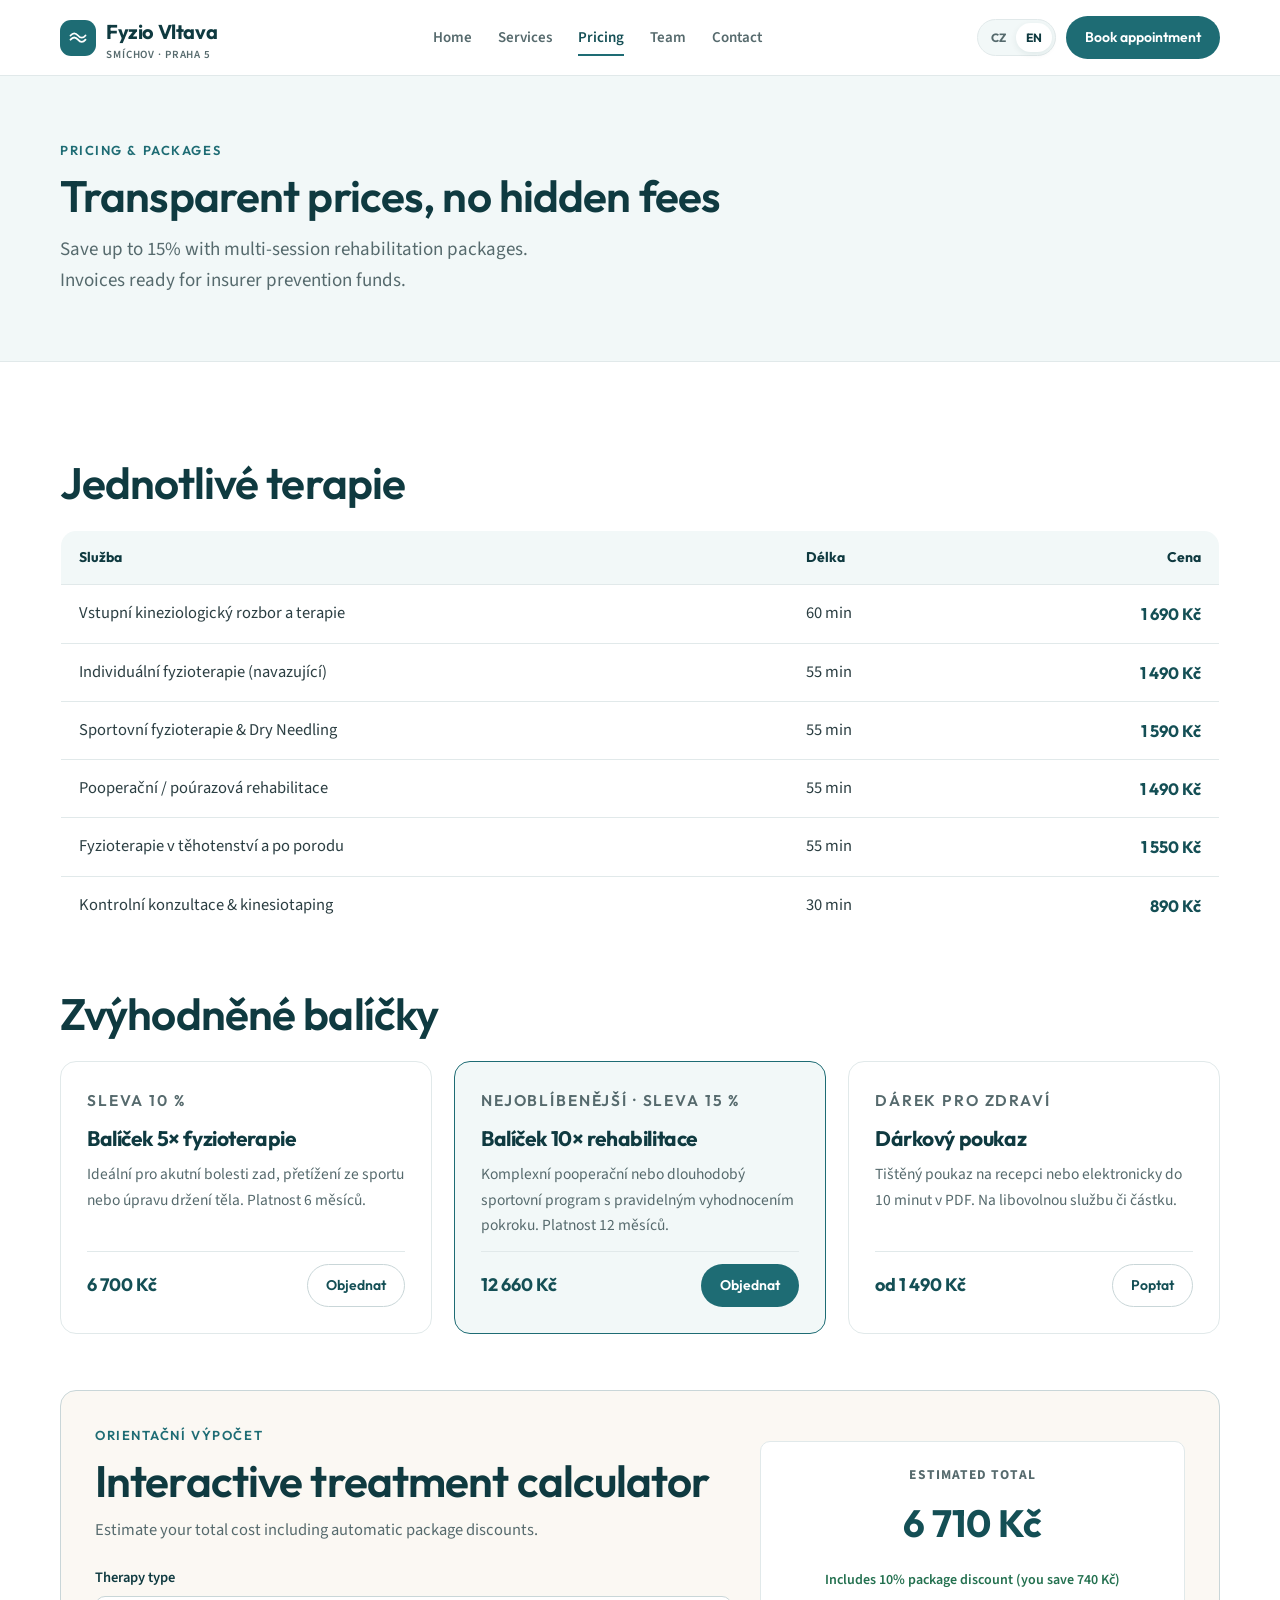
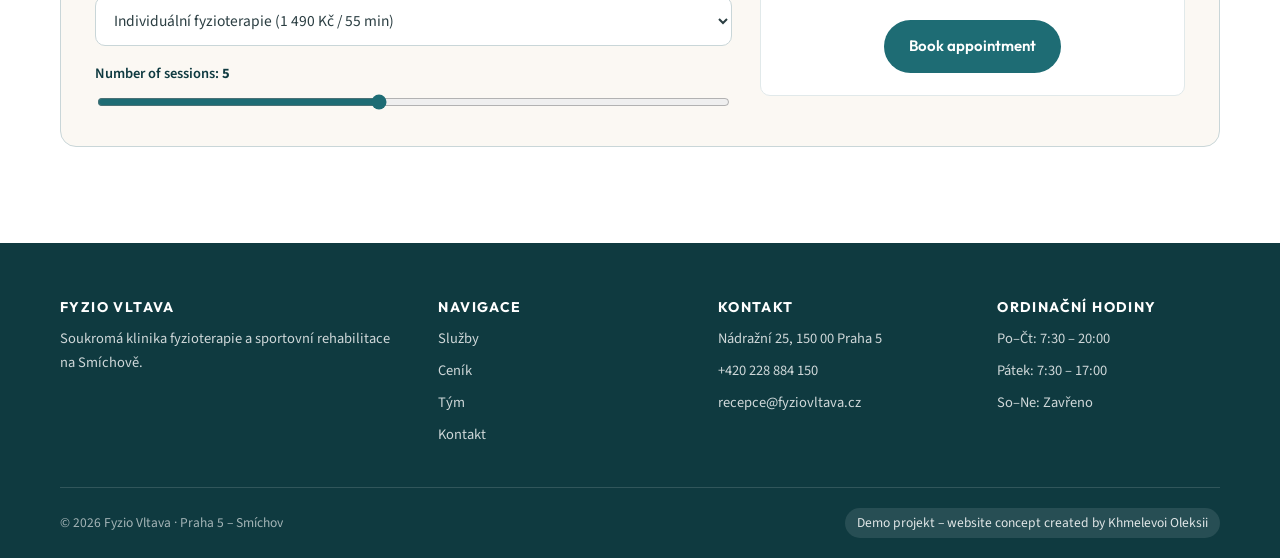
<file: fyzio-vltava/cenik.html>
<!doctype html>
<html lang="cs">
<head>
  <meta charset="utf-8">
  <meta name="viewport" content="width=device-width, initial-scale=1">
  <title>Ceník &amp; Kalkulačka – Fyzio Vltava | Praha 5</title>
  <meta name="description" content="Přehledný ceník fyzioterapie Fyzio Vltava na Smíchově, zvýhodněné balíčky 5 a 10 návštěv a interaktivní kalkulačka ceny terapie.">
  <link rel="icon" href="data:image/svg+xml,%3Csvg xmlns='http://www.w3.org/2000/svg' viewBox='0 0 64 64'%3E%3Crect width='64' height='64' rx='16' fill='%231e6c74'/%3E%3Cpath d='M14 36c6-7 12-7 18 0s12 7 18 0M14 25c6-7 12-7 18 0s12 7 18 0' stroke='%23fff' stroke-width='4' fill='none' stroke-linecap='round'/%3E%3C/svg%3E">
  <link rel="preconnect" href="https://fonts.googleapis.com">
  <link rel="preconnect" href="https://fonts.gstatic.com" crossorigin>
  <link href="https://fonts.googleapis.com/css2?family=Outfit:wght@500;600;700&family=Source+Sans+3:wght@400;600;700&display=swap" rel="stylesheet">
  <link rel="stylesheet" href="assets/css/styles.css">
</head>
<body>
  <a class="skip-link" href="#main">Přeskočit na obsah</a>
  <header class="site-header">
    <div class="container header-inner">
      <a class="brand" href="index.html">
        <span class="brand-mark" aria-hidden="true"><svg width="20" height="20" viewBox="0 0 24 24" fill="none" stroke="currentColor" stroke-width="2.2" stroke-linecap="round"><path d="M3 14c3-3.5 6-3.5 9 0s6 3.5 9 0M3 9c3-3.5 6-3.5 9 0s6 3.5 9 0"/></svg></span>
        <span><span class="brand-name">Fyzio Vltava</span><span class="brand-sub">Smíchov · Praha 5</span></span>
      </a>
      <nav class="nav" id="site-nav" aria-label="Hlavní navigace">
        <ul class="nav-list">
          <li><a href="index.html" data-i18n="nav.home">Úvod</a></li>
          <li><a href="sluzby.html" data-i18n="nav.services">Služby</a></li>
          <li><a href="cenik.html" aria-current="page" data-i18n="nav.pricing">Ceník</a></li>
          <li><a href="tym.html" data-i18n="nav.team">Tým</a></li>
          <li><a href="kontakt.html" data-i18n="nav.contact">Kontakt</a></li>
        </ul>
      </nav>
      <div class="header-actions">
        <div class="lang-switch" role="group" aria-label="Language">
          <button type="button" data-lang="cs" aria-pressed="true">CZ</button>
          <button type="button" data-lang="en" aria-pressed="false">EN</button>
        </div>
        <a class="btn btn-primary btn-sm header-cta" href="kontakt.html" data-i18n="cta.book">Objednat se</a>
        <button class="burger" type="button" aria-controls="site-nav" aria-expanded="false" aria-label="Menu"><span></span><span></span></button>
      </div>
    </div>
  </header>

  <main id="main">
    <section class="page-banner">
      <div class="container">
        <p class="eyebrow" data-i18n="prc.eyebrow">Ceník &amp; Balíčky</p>
        <h1 class="page-title" data-i18n="prc.title">Transparentní ceny bez skrytých doplatků</h1>
        <p class="lead" data-i18n="prc.lead">S výhodnými balíčky ušetříte až 15 %. Vystavujeme doklady pro příspěvky z fondů prevence pojišťoven.</p>
      </div>
    </section>

    <section class="section">
      <div class="container">
        <h2 class="section-title" style="margin-bottom:22px">Jednotlivé terapie</h2>
        <table class="price-table">
          <thead>
            <tr>
              <th>Služba</th>
              <th>Délka</th>
              <th style="text-align:right">Cena</th>
            </tr>
          </thead>
          <tbody>
            <tr><td>Vstupní kineziologický rozbor a terapie</td><td>60 min</td><td>1 690 Kč</td></tr>
            <tr><td>Individuální fyzioterapie (navazující)</td><td>55 min</td><td>1 490 Kč</td></tr>
            <tr><td>Sportovní fyzioterapie &amp; Dry Needling</td><td>55 min</td><td>1 590 Kč</td></tr>
            <tr><td>Pooperační / poúrazová rehabilitace</td><td>55 min</td><td>1 490 Kč</td></tr>
            <tr><td>Fyzioterapie v těhotenství a po porodu</td><td>55 min</td><td>1 550 Kč</td></tr>
            <tr><td>Kontrolní konzultace &amp; kinesiotaping</td><td>30 min</td><td>890 Kč</td></tr>
          </tbody>
        </table>

        <h2 class="section-title" style="margin:54px 0 22px">Zvýhodněné balíčky</h2>
        <div class="grid-3" style="margin-bottom:56px">
          <article class="card">
            <p class="eyebrow">Sleva 10 %</p>
            <h3>Balíček 5× fyzioterapie</h3>
            <p>Ideální pro akutní bolesti zad, přetížení ze sportu nebo úpravu držení těla. Platnost 6 měsíců.</p>
            <div class="meta-row">
              <span class="price-tag">6 700 Kč</span>
              <a class="btn btn-outline btn-sm" href="kontakt.html?sluzba=balicek5">Objednat</a>
            </div>
          </article>
          <article class="card" style="border-color:var(--teal);background:var(--river-50)">
            <p class="eyebrow">Nejoblíbenější · Sleva 15 %</p>
            <h3>Balíček 10× rehabilitace</h3>
            <p>Komplexní pooperační nebo dlouhodobý sportovní program s pravidelným vyhodnocením pokroku. Platnost 12 měsíců.</p>
            <div class="meta-row">
              <span class="price-tag">12 660 Kč</span>
              <a class="btn btn-primary btn-sm" href="kontakt.html?sluzba=balicek10">Objednat</a>
            </div>
          </article>
          <article class="card">
            <p class="eyebrow">Dárek pro zdraví</p>
            <h3>Dárkový poukaz</h3>
            <p>Tištěný poukaz na recepci nebo elektronicky do 10 minut v PDF. Na libovolnou službu či částku.</p>
            <div class="meta-row">
              <span class="price-tag">od 1 490 Kč</span>
              <a class="btn btn-outline btn-sm" href="kontakt.html?sluzba=poukaz">Poptat</a>
            </div>
          </article>
        </div>

        <!-- INTERACTIVE CALCULATOR -->
        <div class="calc-box" id="kalkulacka">
          <div>
            <p class="eyebrow">Orientační výpočet</p>
            <h2 class="section-title" data-i18n="calc.title">Kalkulačka ceny terapie</h2>
            <p style="color:var(--muted);margin:10px 0 22px" data-i18n="calc.lead">Spočítejte si celkovou cenu včetně automatické balíčkové slevy.</p>
            <div class="calc-controls">
              <div class="field">
                <label for="calc-service" data-i18n="calc.service">Typ terapie</label>
                <select id="calc-service">
                  <option value="1490">Individuální fyzioterapie (1 490 Kč / 55 min)</option>
                  <option value="1590">Sportovní fyzioterapie (1 590 Kč / 55 min)</option>
                  <option value="1550">Fyzioterapie v těhotenství / po porodu (1 550 Kč / 55 min)</option>
                  <option value="890">Kontrolní konzultace 30 min (890 Kč)</option>
                </select>
              </div>
              <div class="field">
                <label for="calc-count"><span data-i18n="calc.count">Počet návštěv</span>: <strong id="calc-count-val">5</strong></label>
                <input id="calc-count" type="range" min="1" max="10" value="5" style="accent-color:var(--teal)">
              </div>
            </div>
          </div>
          <div class="calc-result">
            <p style="margin:0;font-size:13.5px;color:var(--muted);text-transform:uppercase;letter-spacing:0.08em;font-weight:700" data-i18n="calc.resultLabel">Odhadovaná cena celkem</p>
            <p class="calc-total" id="calc-total">6 700 Kč</p>
            <p class="calc-save" id="calc-save"></p>
            <a class="btn btn-primary" href="kontakt.html" style="margin-top:14px" data-i18n="cta.book">Objednat se</a>
          </div>
        </div>
      </div>
    </section>
  </main>

  <footer class="site-footer">
    <div class="container footer-grid">
      <div><h3>Fyzio Vltava</h3><p style="margin:0;font-size:14.5px">Soukromá klinika fyzioterapie a sportovní rehabilitace na Smíchově.</p></div>
      <div><h3>Navigace</h3><ul><li><a href="sluzby.html">Služby</a></li><li><a href="cenik.html">Ceník</a></li><li><a href="tym.html">Tým</a></li><li><a href="kontakt.html">Kontakt</a></li></ul></div>
      <div><h3>Kontakt</h3><ul><li>Nádražní 25, 150 00 Praha 5</li><li><a href="tel:+420228884150">+420 228 884 150</a></li><li><a href="mailto:recepce@fyziovltava.cz">recepce@fyziovltava.cz</a></li></ul></div>
      <div><h3>Ordinační hodiny</h3><ul><li>Po–Čt: 7:30 – 20:00</li><li>Pátek: 7:30 – 17:00</li><li>So–Ne: Zavřeno</li></ul></div>
    </div>
    <div class="container footer-bottom">
      <p>© <span id="year">2026</span> Fyzio Vltava · Praha 5 – Smíchov</p>
      <p class="demo-note" data-i18n="footer.demo">Demo projekt – koncept webu vytvořil Khmelevoi Oleksii</p>
    </div>
  </footer>
  <script src="assets/js/main.js" defer></script>
</body>
</html>
</file>
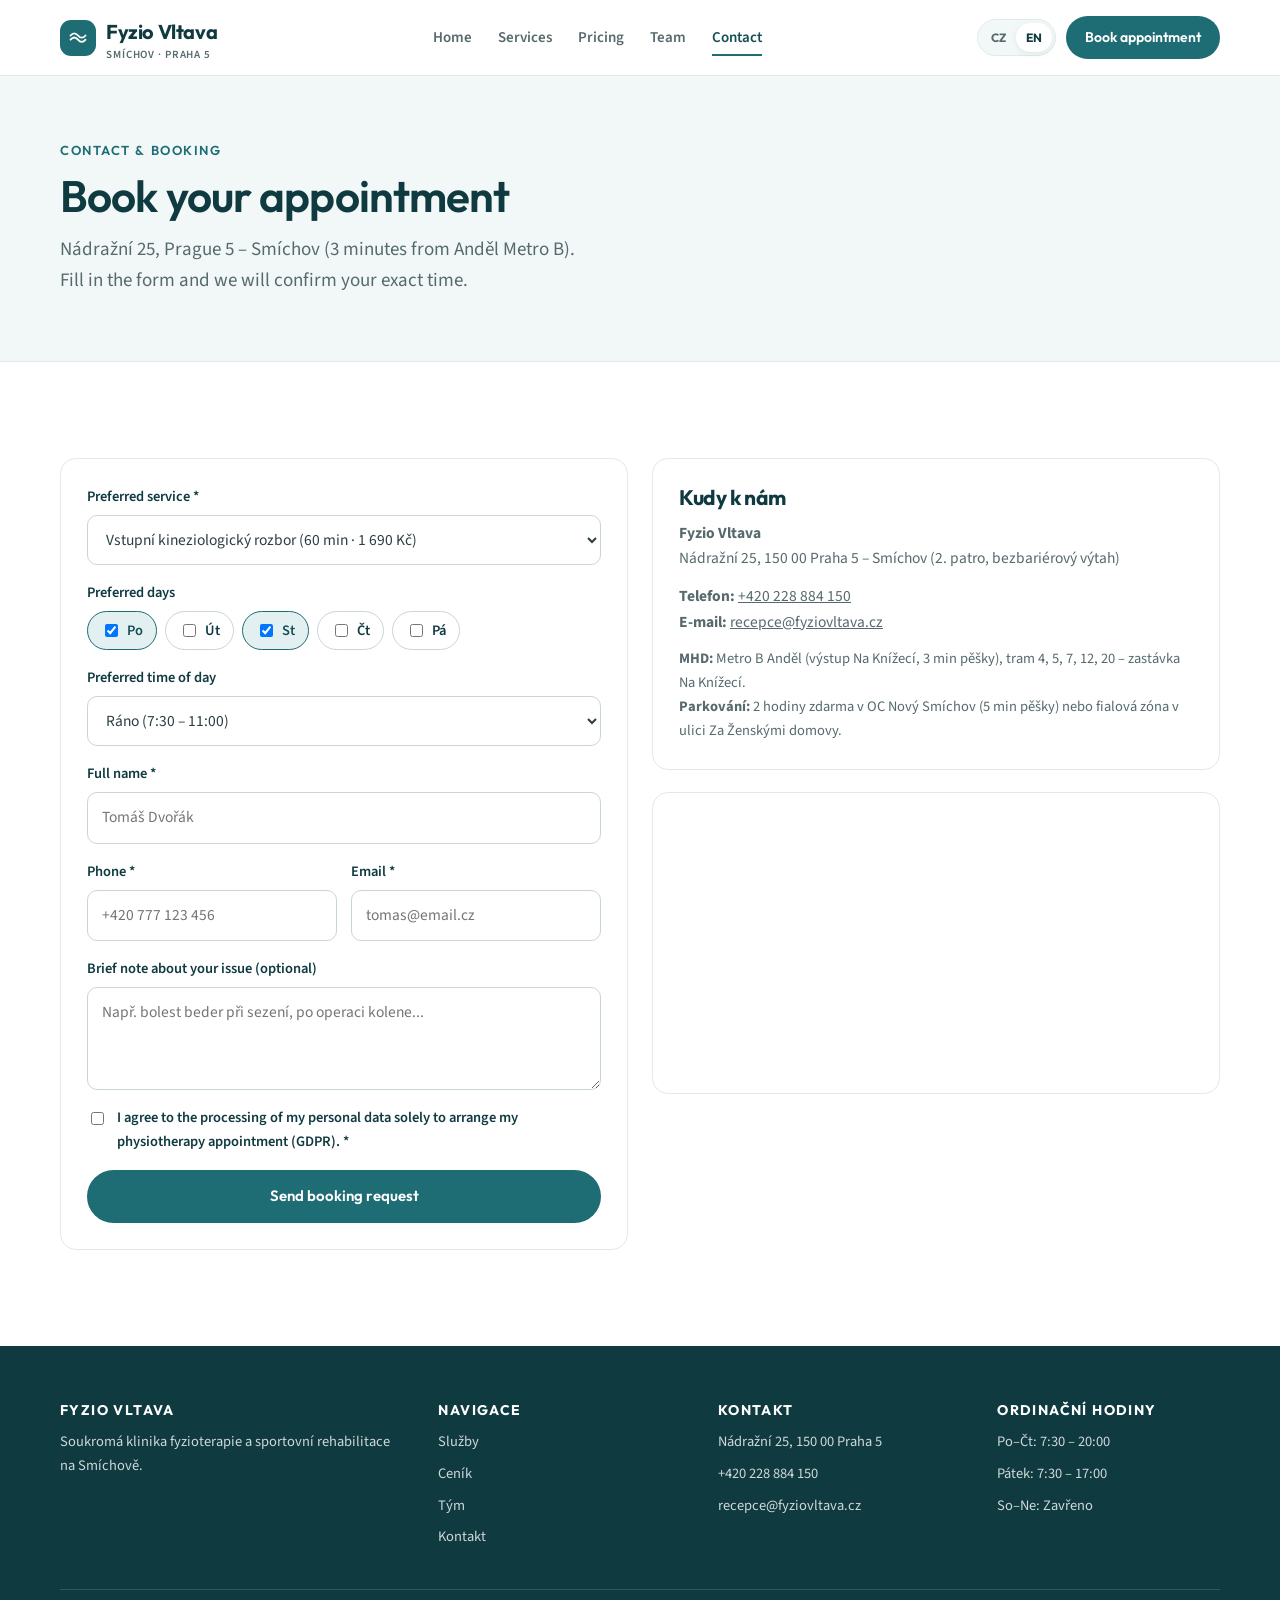
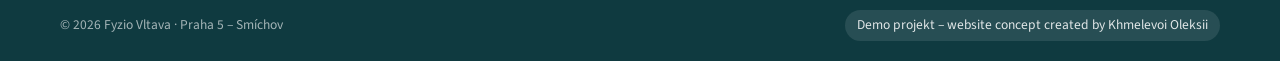
<file: fyzio-vltava/kontakt.html>
<!doctype html>
<html lang="cs">
<head>
  <meta charset="utf-8">
  <meta name="viewport" content="width=device-width, initial-scale=1">
  <title>Kontakt &amp; Objednání – Fyzio Vltava | Nádražní 25, Praha 5</title>
  <meta name="description" content="Objednejte se na fyzioterapii v klinice Fyzio Vltava (Nádražní 25, Praha 5 – Smíchov). Online formulář, mapa, parkování a ordinační hodiny.">
  <link rel="icon" href="data:image/svg+xml,%3Csvg xmlns='http://www.w3.org/2000/svg' viewBox='0 0 64 64'%3E%3Crect width='64' height='64' rx='16' fill='%231e6c74'/%3E%3Cpath d='M14 36c6-7 12-7 18 0s12 7 18 0M14 25c6-7 12-7 18 0s12 7 18 0' stroke='%23fff' stroke-width='4' fill='none' stroke-linecap='round'/%3E%3C/svg%3E">
  <link rel="preconnect" href="https://fonts.googleapis.com">
  <link rel="preconnect" href="https://fonts.gstatic.com" crossorigin>
  <link href="https://fonts.googleapis.com/css2?family=Outfit:wght@500;600;700&family=Source+Sans+3:wght@400;600;700&display=swap" rel="stylesheet">
  <link rel="stylesheet" href="assets/css/styles.css">
</head>
<body>
  <a class="skip-link" href="#main">Přeskočit na obsah</a>
  <header class="site-header">
    <div class="container header-inner">
      <a class="brand" href="index.html">
        <span class="brand-mark" aria-hidden="true"><svg width="20" height="20" viewBox="0 0 24 24" fill="none" stroke="currentColor" stroke-width="2.2" stroke-linecap="round"><path d="M3 14c3-3.5 6-3.5 9 0s6 3.5 9 0M3 9c3-3.5 6-3.5 9 0s6 3.5 9 0"/></svg></span>
        <span><span class="brand-name">Fyzio Vltava</span><span class="brand-sub">Smíchov · Praha 5</span></span>
      </a>
      <nav class="nav" id="site-nav" aria-label="Hlavní navigace">
        <ul class="nav-list">
          <li><a href="index.html" data-i18n="nav.home">Úvod</a></li>
          <li><a href="sluzby.html" data-i18n="nav.services">Služby</a></li>
          <li><a href="cenik.html" data-i18n="nav.pricing">Ceník</a></li>
          <li><a href="tym.html" data-i18n="nav.team">Tým</a></li>
          <li><a href="kontakt.html" aria-current="page" data-i18n="nav.contact">Kontakt</a></li>
        </ul>
      </nav>
      <div class="header-actions">
        <div class="lang-switch" role="group" aria-label="Language">
          <button type="button" data-lang="cs" aria-pressed="true">CZ</button>
          <button type="button" data-lang="en" aria-pressed="false">EN</button>
        </div>
        <a class="btn btn-primary btn-sm header-cta" href="kontakt.html" data-i18n="cta.book">Objednat se</a>
        <button class="burger" type="button" aria-controls="site-nav" aria-expanded="false" aria-label="Menu"><span></span><span></span></button>
      </div>
    </div>
  </header>

  <main id="main">
    <section class="page-banner">
      <div class="container">
        <p class="eyebrow" data-i18n="cnt.eyebrow">Kontakt &amp; Objednání</p>
        <h1 class="page-title" data-i18n="cnt.title">Objednejte si termín návštěvy</h1>
        <p class="lead" data-i18n="cnt.lead">Nádražní 25, Praha 5 – Smíchov (3 minuty od metra B Anděl). Vyplňte krátký formulář a obratem vám potvrdíme přesný čas.</p>
      </div>
    </section>

    <section class="section">
      <div class="container grid-2" style="align-items:start">
        <div class="card">
          <!-- Netlify Forms enabled -->
          <form id="contact-form" name="fyzio-booking" method="POST" data-netlify="true" novalidate style="display:grid;gap:16px">
            <input type="hidden" name="form-name" value="fyzio-booking">
            <div class="field">
              <label for="f-service" data-i18n="form.service">Požadovaná služba *</label>
              <select id="f-service" name="service" required>
                <option value="vstupni">Vstupní kineziologický rozbor (60 min · 1 690 Kč)</option>
                <option value="manualni">Individuální fyzioterapie (55 min · 1 490 Kč)</option>
                <option value="sportovni">Sportovní fyzioterapie (55 min · 1 590 Kč)</option>
                <option value="pooperacni">Pooperační rehabilitace (55 min · 1 490 Kč)</option>
                <option value="tehotenstvi">Fyzioterapie v těhotenství / po porodu (55 min · 1 550 Kč)</option>
                <option value="balicek5">Balíček 5× fyzioterapie (6 700 Kč)</option>
                <option value="balicek10">Balíček 10× rehabilitace (12 660 Kč)</option>
                <option value="poukaz">Dárkový poukaz</option>
              </select>
            </div>

            <div class="field">
              <label data-i18n="form.days">Preferované dny</label>
              <div class="check-group">
                <label class="check-pill"><input type="checkbox" name="days" value="Po" checked> Po</label>
                <label class="check-pill"><input type="checkbox" name="days" value="Ut"> Út</label>
                <label class="check-pill"><input type="checkbox" name="days" value="St" checked> St</label>
                <label class="check-pill"><input type="checkbox" name="days" value="Ct"> Čt</label>
                <label class="check-pill"><input type="checkbox" name="days" value="Pa"> Pá</label>
              </div>
            </div>

            <div class="field">
              <label for="f-time" data-i18n="form.time">Preferovaný čas dne</label>
              <select id="f-time" name="time">
                <option value="morning">Ráno (7:30 – 11:00)</option>
                <option value="midday">Přes den (11:00 – 15:30)</option>
                <option value="evening">Odpoledne / večer (15:30 – 20:00)</option>
                <option value="any">Kdykoliv co nejdříve</option>
              </select>
            </div>

            <div class="field">
              <label for="f-name" data-i18n="form.name">Jméno a příjmení *</label>
              <input id="f-name" name="name" type="text" required autocomplete="name" placeholder="Tomáš Dvořák">
              <span class="err" id="err-name"></span>
            </div>

            <div class="grid-2" style="gap:14px">
              <div class="field">
                <label for="f-phone" data-i18n="form.phone">Telefon *</label>
                <input id="f-phone" name="phone" type="tel" required autocomplete="tel" placeholder="+420 777 123 456">
                <span class="err" id="err-phone"></span>
              </div>
              <div class="field">
                <label for="f-email" data-i18n="form.email">E-mail *</label>
                <input id="f-email" name="email" type="email" required autocomplete="email" placeholder="tomas@email.cz">
                <span class="err" id="err-email"></span>
              </div>
            </div>

            <div class="field">
              <label for="f-note" data-i18n="form.note">Stručně k vašim potížím (nepovinné)</label>
              <textarea id="f-note" name="note" rows="3" placeholder="Např. bolest beder při sezení, po operaci kolene..."></textarea>
            </div>

            <div class="field">
              <label class="gdpr-row">
                <input type="checkbox" id="f-gdpr" name="gdpr" required>
                <span data-i18n="form.gdpr">Souhlasím se zpracováním osobních údajů výhradně za účelem sjednání termínu fyzioterapie (GDPR). *</span>
              </label>
              <span class="err" id="err-gdpr"></span>
            </div>

            <button type="submit" class="btn btn-primary" data-i18n="form.submit">Odeslat poptávku termínu</button>
          </form>

          <div class="success-box" id="form-success" hidden role="status">
            <h3 data-i18n="form.okTitle">Poptávka odeslána — děkujeme!</h3>
            <p data-i18n="form.okText">Ozveme se vám do 2 pracovních hodin telefonicky nebo e-mailem s potvrzením přesného termínu.</p>
          </div>
        </div>

        <div style="display:grid;gap:22px">
          <div class="card">
            <h3>Kudy k nám</h3>
            <p><strong>Fyzio Vltava</strong><br>Nádražní 25, 150 00 Praha 5 – Smíchov (2. patro, bezbariérový výtah)</p>
            <p><strong>Telefon:</strong> <a href="tel:+420228884150">+420 228 884 150</a><br><strong>E-mail:</strong> <a href="mailto:recepce@fyziovltava.cz">recepce@fyziovltava.cz</a></p>
            <p style="font-size:14.5px"><strong>MHD:</strong> Metro B Anděl (výstup Na Knížecí, 3 min pěšky), tram 4, 5, 7, 12, 20 – zastávka Na Knížecí.<br><strong>Parkování:</strong> 2 hodiny zdarma v OC Nový Smíchov (5 min pěšky) nebo fialová zóna v ulici Za Ženskými domovy.</p>
          </div>
          <div class="map-frame">
            <iframe title="Mapa Fyzio Vltava, Nádražní 25, Praha 5" src="https://maps.google.com/maps?q=N%C3%A1dra%C5%BEn%C3%AD%2025%2C%20150%2000%20Praha%205&amp;z=16&amp;output=embed" loading="lazy" referrerpolicy="no-referrer-when-downgrade" allowfullscreen></iframe>
          </div>
        </div>
      </div>
    </section>
  </main>

  <footer class="site-footer">
    <div class="container footer-grid">
      <div><h3>Fyzio Vltava</h3><p style="margin:0;font-size:14.5px">Soukromá klinika fyzioterapie a sportovní rehabilitace na Smíchově.</p></div>
      <div><h3>Navigace</h3><ul><li><a href="sluzby.html">Služby</a></li><li><a href="cenik.html">Ceník</a></li><li><a href="tym.html">Tým</a></li><li><a href="kontakt.html">Kontakt</a></li></ul></div>
      <div><h3>Kontakt</h3><ul><li>Nádražní 25, 150 00 Praha 5</li><li><a href="tel:+420228884150">+420 228 884 150</a></li><li><a href="mailto:recepce@fyziovltava.cz">recepce@fyziovltava.cz</a></li></ul></div>
      <div><h3>Ordinační hodiny</h3><ul><li>Po–Čt: 7:30 – 20:00</li><li>Pátek: 7:30 – 17:00</li><li>So–Ne: Zavřeno</li></ul></div>
    </div>
    <div class="container footer-bottom">
      <p>© <span id="year">2026</span> Fyzio Vltava · Praha 5 – Smíchov</p>
      <p class="demo-note" data-i18n="footer.demo">Demo projekt – koncept webu vytvořil Khmelevoi Oleksii</p>
    </div>
  </footer>
  <script src="assets/js/main.js" defer></script>
</body>
</html>
</file>
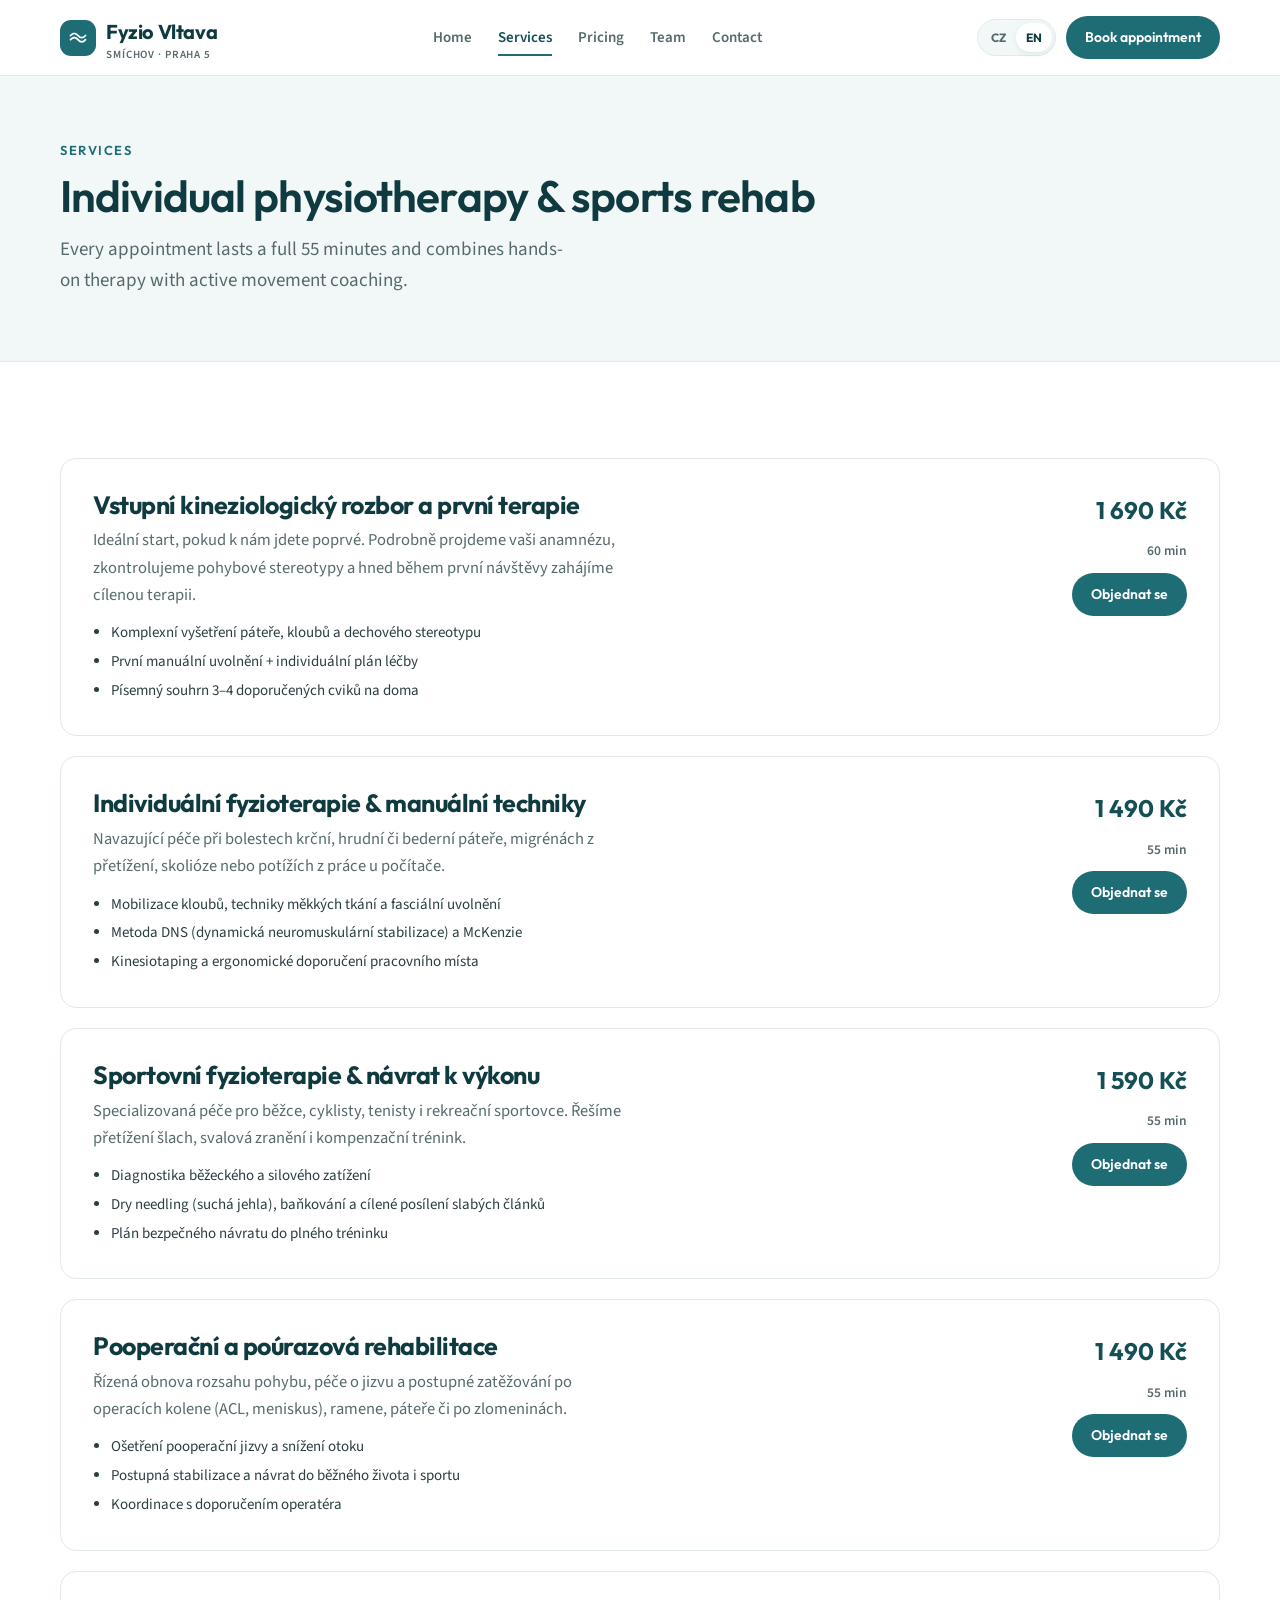
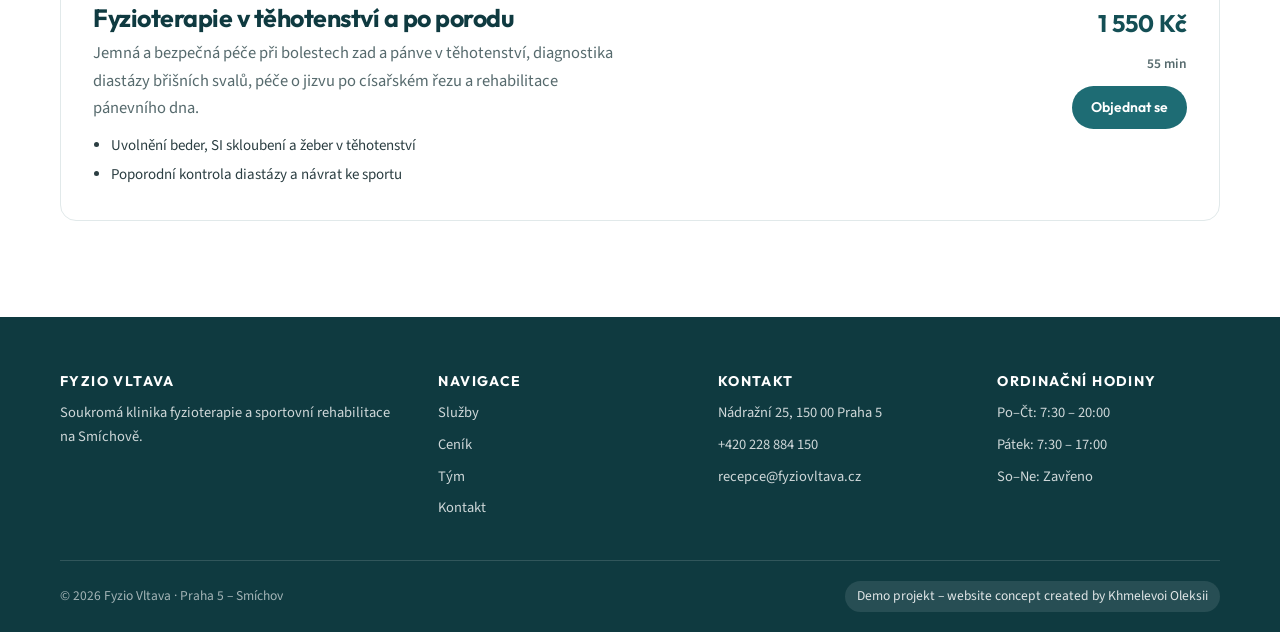
<file: fyzio-vltava/sluzby.html>
<!doctype html>
<html lang="cs">
<head>
  <meta charset="utf-8">
  <meta name="viewport" content="width=device-width, initial-scale=1">
  <title>Služby – Fyzio Vltava | Fyzioterapie Praha 5</title>
  <meta name="description" content="Kompletní přehled fyzioterapeutických služeb Fyzio Vltava: vstupní diagnostika, manuální terapie, sportovní rehabilitace, pooperační péče a gynekologická fyzioterapie.">
  <link rel="icon" href="data:image/svg+xml,%3Csvg xmlns='http://www.w3.org/2000/svg' viewBox='0 0 64 64'%3E%3Crect width='64' height='64' rx='16' fill='%231e6c74'/%3E%3Cpath d='M14 36c6-7 12-7 18 0s12 7 18 0M14 25c6-7 12-7 18 0s12 7 18 0' stroke='%23fff' stroke-width='4' fill='none' stroke-linecap='round'/%3E%3C/svg%3E">
  <link rel="preconnect" href="https://fonts.googleapis.com">
  <link rel="preconnect" href="https://fonts.gstatic.com" crossorigin>
  <link href="https://fonts.googleapis.com/css2?family=Outfit:wght@500;600;700&family=Source+Sans+3:wght@400;600;700&display=swap" rel="stylesheet">
  <link rel="stylesheet" href="assets/css/styles.css">
</head>
<body>
  <a class="skip-link" href="#main">Přeskočit na obsah</a>
  <header class="site-header">
    <div class="container header-inner">
      <a class="brand" href="index.html">
        <span class="brand-mark" aria-hidden="true"><svg width="20" height="20" viewBox="0 0 24 24" fill="none" stroke="currentColor" stroke-width="2.2" stroke-linecap="round"><path d="M3 14c3-3.5 6-3.5 9 0s6 3.5 9 0M3 9c3-3.5 6-3.5 9 0s6 3.5 9 0"/></svg></span>
        <span><span class="brand-name">Fyzio Vltava</span><span class="brand-sub">Smíchov · Praha 5</span></span>
      </a>
      <nav class="nav" id="site-nav" aria-label="Hlavní navigace">
        <ul class="nav-list">
          <li><a href="index.html" data-i18n="nav.home">Úvod</a></li>
          <li><a href="sluzby.html" aria-current="page" data-i18n="nav.services">Služby</a></li>
          <li><a href="cenik.html" data-i18n="nav.pricing">Ceník</a></li>
          <li><a href="tym.html" data-i18n="nav.team">Tým</a></li>
          <li><a href="kontakt.html" data-i18n="nav.contact">Kontakt</a></li>
        </ul>
      </nav>
      <div class="header-actions">
        <div class="lang-switch" role="group" aria-label="Language">
          <button type="button" data-lang="cs" aria-pressed="true">CZ</button>
          <button type="button" data-lang="en" aria-pressed="false">EN</button>
        </div>
        <a class="btn btn-primary btn-sm header-cta" href="kontakt.html" data-i18n="cta.book">Objednat se</a>
        <button class="burger" type="button" aria-controls="site-nav" aria-expanded="false" aria-label="Menu"><span></span><span></span></button>
      </div>
    </div>
  </header>

  <main id="main">
    <section class="page-banner">
      <div class="container">
        <p class="eyebrow" data-i18n="srv.eyebrow">Naše služby</p>
        <h1 class="page-title" data-i18n="srv.title">Individuální fyzioterapie a sportovní rehabilitace</h1>
        <p class="lead" data-i18n="srv.lead">Každá terapie trvá plných 55 minut a spojuje manuální ošetření s aktivním pohybovým plánem.</p>
      </div>
    </section>

    <section class="section">
      <div class="container" style="display:grid;gap:20px">
        <article class="srv-detail" id="vstupni">
          <div>
            <h2>Vstupní kineziologický rozbor a první terapie</h2>
            <p>Ideální start, pokud k nám jdete poprvé. Podrobně projdeme vaši anamnézu, zkontrolujeme pohybové stereotypy a hned během první návštěvy zahájíme cílenou terapii.</p>
            <ul class="srv-bullets">
              <li>Komplexní vyšetření páteře, kloubů a dechového stereotypu</li>
              <li>První manuální uvolnění + individuální plán léčby</li>
              <li>Písemný souhrn 3–4 doporučených cviků na doma</li>
            </ul>
          </div>
          <div class="srv-aside">
            <span class="price-tag">1 690 Kč</span>
            <span class="srv-dur">60 min</span>
            <a class="btn btn-primary btn-sm" href="kontakt.html?sluzba=vstupni">Objednat se</a>
          </div>
        </article>

        <article class="srv-detail" id="manualni">
          <div>
            <h2>Individuální fyzioterapie &amp; manuální techniky</h2>
            <p>Navazující péče při bolestech krční, hrudní či bederní páteře, migrénách z přetížení, skolióze nebo potížích z práce u počítače.</p>
            <ul class="srv-bullets">
              <li>Mobilizace kloubů, techniky měkkých tkání a fasciální uvolnění</li>
              <li>Metoda DNS (dynamická neuromuskulární stabilizace) a McKenzie</li>
              <li>Kinesiotaping a ergonomické doporučení pracovního místa</li>
            </ul>
          </div>
          <div class="srv-aside">
            <span class="price-tag">1 490 Kč</span>
            <span class="srv-dur">55 min</span>
            <a class="btn btn-primary btn-sm" href="kontakt.html?sluzba=manualni">Objednat se</a>
          </div>
        </article>

        <article class="srv-detail" id="sportovni">
          <div>
            <h2>Sportovní fyzioterapie &amp; návrat k výkonu</h2>
            <p>Specializovaná péče pro běžce, cyklisty, tenisty i rekreační sportovce. Řešíme přetížení šlach, svalová zranění i kompenzační trénink.</p>
            <ul class="srv-bullets">
              <li>Diagnostika běžeckého a silového zatížení</li>
              <li>Dry needling (suchá jehla), baňkování a cílené posílení slabých článků</li>
              <li>Plán bezpečného návratu do plného tréninku</li>
            </ul>
          </div>
          <div class="srv-aside">
            <span class="price-tag">1 590 Kč</span>
            <span class="srv-dur">55 min</span>
            <a class="btn btn-primary btn-sm" href="kontakt.html?sluzba=sportovni">Objednat se</a>
          </div>
        </article>

        <article class="srv-detail" id="pooperacni">
          <div>
            <h2>Pooperační a poúrazová rehabilitace</h2>
            <p>Řízená obnova rozsahu pohybu, péče o jizvu a postupné zatěžování po operacích kolene (ACL, meniskus), ramene, páteře či po zlomeninách.</p>
            <ul class="srv-bullets">
              <li>Ošetření pooperační jizvy a snížení otoku</li>
              <li>Postupná stabilizace a návrat do běžného života i sportu</li>
              <li>Koordinace s doporučením operatéra</li>
            </ul>
          </div>
          <div class="srv-aside">
            <span class="price-tag">1 490 Kč</span>
            <span class="srv-dur">55 min</span>
            <a class="btn btn-primary btn-sm" href="kontakt.html?sluzba=pooperacni">Objednat se</a>
          </div>
        </article>

        <article class="srv-detail" id="tehotenstvi">
          <div>
            <h2>Fyzioterapie v těhotenství a po porodu</h2>
            <p>Jemná a bezpečná péče při bolestech zad a pánve v těhotenství, diagnostika diastázy břišních svalů, péče o jizvu po císařském řezu a rehabilitace pánevního dna.</p>
            <ul class="srv-bullets">
              <li>Uvolnění beder, SI skloubení a žeber v těhotenství</li>
              <li>Poporodní kontrola diastázy a návrat ke sportu</li>
            </ul>
          </div>
          <div class="srv-aside">
            <span class="price-tag">1 550 Kč</span>
            <span class="srv-dur">55 min</span>
            <a class="btn btn-primary btn-sm" href="kontakt.html?sluzba=tehotenstvi">Objednat se</a>
          </div>
        </article>
      </div>
    </section>
  </main>

  <footer class="site-footer">
    <div class="container footer-grid">
      <div><h3>Fyzio Vltava</h3><p style="margin:0;font-size:14.5px">Soukromá klinika fyzioterapie a sportovní rehabilitace na Smíchově.</p></div>
      <div><h3>Navigace</h3><ul><li><a href="sluzby.html">Služby</a></li><li><a href="cenik.html">Ceník</a></li><li><a href="tym.html">Tým</a></li><li><a href="kontakt.html">Kontakt</a></li></ul></div>
      <div><h3>Kontakt</h3><ul><li>Nádražní 25, 150 00 Praha 5</li><li><a href="tel:+420228884150">+420 228 884 150</a></li><li><a href="mailto:recepce@fyziovltava.cz">recepce@fyziovltava.cz</a></li></ul></div>
      <div><h3>Ordinační hodiny</h3><ul><li>Po–Čt: 7:30 – 20:00</li><li>Pátek: 7:30 – 17:00</li><li>So–Ne: Zavřeno</li></ul></div>
    </div>
    <div class="container footer-bottom">
      <p>© <span id="year">2026</span> Fyzio Vltava · Praha 5 – Smíchov</p>
      <p class="demo-note" data-i18n="footer.demo">Demo projekt – koncept webu vytvořil Khmelevoi Oleksii</p>
    </div>
  </footer>
  <script src="assets/js/main.js" defer></script>
</body>
</html>
</file>
<file: fyzio-vltava/assets/css/styles.css>
/* ==========================================================================
   Fyzio Vltava — Shared Stylesheet (Medical-Modern: White, River Teal, Sand)
   ========================================================================== */

:root {
  --ink: #0f3a40;
  --text: #2b3e42;
  --muted: #566a6d;
  --teal: #1e6c74;
  --teal-dark: #144f55;
  --river-50: #f2f8f8;
  --river-100: #e3f0f1;
  --sand-50: #fbf8f3;
  --sand-100: #f4ede2;
  --sand-text: #7a5d36;
  --white: #ffffff;
  --line: #e1e9ea;
  --line-strong: #c9d6d8;
  --err: #b3261e;
  --ok: #23704f;
  --ok-bg: #eef7f2;

  --f-head: "Outfit", "Segoe UI", system-ui, sans-serif;
  --f-body: "Source Sans 3", "Segoe UI", system-ui, sans-serif;
  --radius: 16px;
  --radius-sm: 10px;
  --container: 1160px;
  --header-h: 76px;
  --ease: cubic-bezier(0.22, 1, 0.36, 1);
}

*, *::before, *::after { box-sizing: border-box; }
html { scroll-behavior: smooth; scroll-padding-top: calc(var(--header-h) + 20px); }
body {
  margin: 0;
  background: var(--white);
  color: var(--text);
  font-family: var(--f-body);
  font-size: 16.5px;
  line-height: 1.65;
  -webkit-font-smoothing: antialiased;
}
img { display: block; max-width: 100%; height: auto; }
a { color: inherit; }
button, input, select, textarea { font: inherit; color: inherit; }
:focus-visible { outline: 2px solid var(--teal); outline-offset: 3px; }

.skip-link {
  position: fixed; top: -100px; left: 16px; z-index: 200;
  background: var(--teal); color: #fff; padding: 10px 18px; border-radius: 99px;
  text-decoration: none; font-weight: 600;
}
.skip-link:focus { top: 16px; }

.container { width: min(100% - 32px, var(--container)); margin-inline: auto; }
.section { padding-block: clamp(56px, 7.5vw, 96px); }
.section-river { background: var(--river-50); border-block: 1px solid var(--line); }
.section-sand { background: var(--sand-50); border-block: 1px solid var(--line); }

.eyebrow {
  margin: 0 0 10px;
  font-family: var(--f-head);
  font-size: 13px;
  font-weight: 600;
  letter-spacing: 0.12em;
  text-transform: uppercase;
  color: var(--teal);
}
h1, h2, h3, h4 { font-family: var(--f-head); color: var(--ink); line-height: 1.15; letter-spacing: -0.02em; }
.page-title, .section-title { margin: 0; font-weight: 600; font-size: clamp(28px, 4vw, 44px); }
.hero-title { margin: 0 0 18px; font-weight: 600; font-size: clamp(36px, 5.2vw, 58px); line-height: 1.07; }
.lead { margin: 0; font-size: clamp(16.5px, 1.6vw, 19px); color: var(--muted); max-width: 58ch; }

.section-head {
  display: flex; flex-wrap: wrap; align-items: flex-end; justify-content: space-between;
  gap: 16px 36px; margin-bottom: clamp(28px, 4vw, 44px);
}
.section-head p { margin: 0; max-width: 440px; color: var(--muted); }

/* Buttons */
.btn {
  display: inline-flex; align-items: center; justify-content: center; gap: 8px;
  padding: 13px 24px; border-radius: 999px; border: 1.5px solid transparent;
  font-family: var(--f-head); font-weight: 600; font-size: 15px; text-decoration: none; cursor: pointer;
  transition: background-color 0.2s var(--ease), color 0.2s, border-color 0.2s, transform 0.2s;
}
.btn-sm { padding: 9px 18px; font-size: 14px; }
.btn-primary { background: var(--teal); color: #fff; }
.btn-primary:hover { background: var(--teal-dark); transform: translateY(-1px); }
.btn-outline { background: transparent; color: var(--teal-dark); border-color: var(--line-strong); }
.btn-outline:hover { border-color: var(--teal); background: var(--river-50); }
.btn-white { background: #fff; color: var(--teal-dark); }
.btn-white:hover { background: var(--sand-50); }

/* Header */
.site-header {
  position: sticky; top: 0; z-index: 100;
  height: var(--header-h);
  background: rgba(255, 255, 255, 0.92);
  backdrop-filter: blur(12px);
  border-bottom: 1px solid var(--line);
}
.header-inner { height: 100%; display: flex; align-items: center; justify-content: space-between; gap: 20px; }
.brand { display: inline-flex; align-items: center; gap: 10px; text-decoration: none; }
.brand-mark {
  width: 36px; height: 36px; border-radius: 11px;
  background: var(--teal); color: #fff; display: grid; place-items: center;
}
.brand-name { font-family: var(--f-head); font-weight: 700; font-size: 20px; color: var(--ink); letter-spacing: -0.02em; }
.brand-sub { display: block; font-size: 11px; color: var(--muted); font-weight: 600; letter-spacing: 0.08em; text-transform: uppercase; line-height: 1; }

.nav-list { list-style: none; margin: 0; padding: 0; display: flex; gap: 26px; }
.nav-list a {
  text-decoration: none; font-weight: 600; font-size: 15px; color: var(--muted);
  padding: 6px 0; border-bottom: 2px solid transparent; transition: color 0.2s, border-color 0.2s;
}
.nav-list a:hover, .nav-list a[aria-current="page"] { color: var(--teal-dark); border-bottom-color: var(--teal); }

.header-actions { display: flex; align-items: center; gap: 10px; }
.lang-switch {
  display: inline-flex; padding: 3px; border-radius: 99px;
  background: var(--river-50); border: 1px solid var(--line);
}
.lang-switch button {
  border: 0; background: transparent; padding: 5px 10px; border-radius: 99px;
  font-family: var(--f-head); font-size: 12px; font-weight: 700; color: var(--muted); cursor: pointer;
}
.lang-switch button[aria-pressed="true"] { background: var(--white); color: var(--ink); box-shadow: 0 2px 6px rgba(15,58,64,0.08); }

.burger {
  display: none; width: 42px; height: 42px; border-radius: 50%;
  border: 1px solid var(--line-strong); background: var(--white);
  cursor: pointer; flex-direction: column; align-items: center; justify-content: center; gap: 5px;
}
.burger span { width: 18px; height: 2px; background: var(--ink); border-radius: 2px; transition: transform 0.2s; }
.burger[aria-expanded="true"] span:first-child { transform: translateY(3.5px) rotate(45deg); }
.burger[aria-expanded="true"] span:last-child { transform: translateY(-3.5px) rotate(-45deg); }

/* Page Hero / Subpage Banner */
.hero { padding-block: clamp(40px, 6vw, 84px); background: linear-gradient(180deg, var(--river-50) 0%, var(--white) 100%); }
.hero-grid { display: grid; grid-template-columns: 1.08fr 0.92fr; gap: clamp(32px, 5vw, 60px); align-items: center; }
.pill-badge {
  display: inline-flex; align-items: center; gap: 8px; padding: 6px 14px; border-radius: 99px;
  background: var(--white); border: 1px solid var(--line); color: var(--teal-dark);
  font-size: 13px; font-weight: 600; margin-bottom: 18px;
}
.pill-dot { width: 8px; height: 8px; border-radius: 50%; background: var(--teal); }
.hero-actions { display: flex; flex-wrap: wrap; gap: 12px; margin: 26px 0 32px; }
.hero-trust {
  display: flex; flex-wrap: wrap; gap: 18px 32px;
  margin: 0; padding-top: 22px; border-top: 1px solid var(--line);
  list-style: none; font-size: 14.5px; color: var(--muted);
}
.hero-trust strong { display: block; font-family: var(--f-head); font-size: 20px; color: var(--ink); }
.hero-photo {
  border-radius: 24px; overflow: hidden; box-shadow: 0 22px 50px rgba(15, 58, 64, 0.12);
  border: 1px solid var(--line); aspect-ratio: 4 / 3.2;
}
.hero-photo img { width: 100%; height: 100%; object-fit: cover; }

.page-banner {
  padding-block: clamp(38px, 5vw, 64px);
  background: var(--river-50);
  border-bottom: 1px solid var(--line);
}
.page-banner .lead { margin-top: 12px; }

/* Cards & Grids */
.grid-2 { display: grid; grid-template-columns: repeat(2, minmax(0, 1fr)); gap: 24px; }
.grid-3 { display: grid; grid-template-columns: repeat(3, minmax(0, 1fr)); gap: 22px; }
.grid-4 { display: grid; grid-template-columns: repeat(4, minmax(0, 1fr)); gap: 20px; }

.card {
  background: var(--white); border: 1px solid var(--line); border-radius: var(--radius);
  padding: 26px; display: flex; flex-direction: column; gap: 12px;
  transition: border-color 0.2s, box-shadow 0.2s;
}
.card:hover { border-color: var(--line-strong); box-shadow: 0 12px 30px rgba(15, 58, 64, 0.06); }
.card h3 { margin: 0; font-size: 21px; }
.card p { margin: 0; color: var(--muted); font-size: 15.5px; }

.card-media {
  margin: -26px -26px 12px; border-radius: var(--radius) var(--radius) 0 0;
  overflow: hidden; aspect-ratio: 16 / 10; background: var(--river-50);
}
.card-media img { width: 100%; height: 100%; object-fit: cover; }

.step-num {
  width: 36px; height: 36px; border-radius: 11px;
  background: var(--river-100); color: var(--teal-dark);
  font-family: var(--f-head); font-weight: 700; display: grid; place-items: center;
}

.meta-row {
  display: flex; flex-wrap: wrap; justify-content: space-between; align-items: center; gap: 8px;
  padding-top: 12px; margin-top: auto; border-top: 1px solid var(--line); font-size: 14.5px;
}
.price-tag { font-family: var(--f-head); font-weight: 700; font-size: 18px; color: var(--teal-dark); }

/* Service Detailed Cards (sluzby.html) */
.srv-detail {
  background: var(--white); border: 1px solid var(--line); border-radius: var(--radius);
  padding: clamp(22px, 3vw, 32px); display: grid; grid-template-columns: 1fr auto; gap: 16px 32px; align-items: start;
}
.srv-detail h2 { margin: 0 0 8px; font-size: 25px; }
.srv-detail p { margin: 0 0 12px; color: var(--muted); max-width: 66ch; }
.srv-bullets { margin: 0; padding-left: 18px; color: var(--text); font-size: 15px; display: grid; gap: 4px; }
.srv-aside { text-align: right; display: flex; flex-direction: column; align-items: flex-end; gap: 10px; min-width: 190px; }
.srv-aside .price-tag { font-size: 24px; }
.srv-dur { font-size: 13.5px; font-weight: 600; color: var(--muted); }

/* Pricing & Calculator (cenik.html) */
.price-table {
  width: 100%; border-collapse: collapse; background: var(--white);
  border: 1px solid var(--line); border-radius: var(--radius); overflow: hidden;
}
.price-table th, .price-table td { padding: 15px 18px; border-bottom: 1px solid var(--line); text-align: left; }
.price-table thead th { background: var(--river-50); font-family: var(--f-head); font-size: 14px; color: var(--ink); }
.price-table tbody tr:last-child td { border-bottom: 0; }
.price-table td:last-child { text-align: right; font-family: var(--f-head); font-weight: 700; color: var(--teal-dark); white-space: nowrap; }

.calc-box {
  background: var(--sand-50); border: 1px solid var(--line-strong); border-radius: var(--radius);
  padding: clamp(22px, 3vw, 34px); display: grid; grid-template-columns: 1.2fr 0.8fr; gap: 28px; align-items: center;
}
.calc-controls { display: grid; gap: 16px; }
.calc-result {
  background: var(--white); border: 1px solid var(--line); border-radius: var(--radius-sm);
  padding: 22px; text-align: center;
}
.calc-total { font-family: var(--f-head); font-size: 38px; font-weight: 700; color: var(--teal-dark); margin: 6px 0; }
.calc-save { font-size: 14px; font-weight: 600; color: var(--ok); min-height: 22px; }

/* Team (tym.html) */
.team-card { padding: 0; overflow: hidden; }
.team-photo { aspect-ratio: 4 / 4.2; background: var(--river-50); overflow: hidden; }
.team-photo img { width: 100%; height: 100%; object-fit: cover; object-position: top center; }
.team-body { padding: 22px; display: flex; flex-direction: column; gap: 8px; flex: 1; }
.team-role { font-size: 13.5px; font-weight: 700; color: var(--teal); }
.lang-pills { display: flex; flex-wrap: wrap; gap: 6px; margin-top: 6px; }
.lang-pills span {
  font-size: 12px; font-weight: 600; padding: 3px 10px; border-radius: 99px;
  background: var(--river-50); color: var(--ink); border: 1px solid var(--line);
}

/* Forms (kontakt.html) */
.field { display: flex; flex-direction: column; gap: 6px; }
.field label { font-weight: 600; font-size: 14.5px; color: var(--ink); }
.field input[type="text"], .field input[type="tel"], .field input[type="email"],
.field select, .field textarea {
  padding: 12px 14px; border-radius: var(--radius-sm); border: 1px solid var(--line-strong);
  background: var(--white); font-size: 15.5px;
}
.field input:focus, .field select:focus, .field textarea:focus {
  border-color: var(--teal); outline: none; box-shadow: 0 0 0 3px rgba(30, 108, 116, 0.14);
}
.check-group { display: flex; flex-wrap: wrap; gap: 8px; }
.check-pill {
  display: inline-flex; align-items: center; gap: 6px; padding: 7px 13px; border-radius: 99px;
  border: 1px solid var(--line-strong); background: var(--white); font-size: 14px; cursor: pointer;
}
.check-pill:has(input:checked) { background: var(--river-100); border-color: var(--teal); color: var(--teal-dark); font-weight: 600; }
.gdpr-row { display: flex; align-items: flex-start; gap: 10px; font-size: 14px; color: var(--muted); }
.gdpr-row input { margin-top: 4px; width: 17px; height: 17px; accent-color: var(--teal); }
.err { font-size: 13px; color: var(--err); font-weight: 600; min-height: 0; }
.err:empty { display: none; }
.success-box {
  padding: 28px; border-radius: var(--radius); background: var(--ok-bg);
  border: 1px solid #b8decb; color: var(--ink); text-align: center;
}

/* FAQ */
.faq-list { display: grid; gap: 12px; max-width: 820px; }
.faq-item {
  background: var(--white); border: 1px solid var(--line); border-radius: var(--radius-sm); padding: 16px 20px;
}
.faq-item summary { font-family: var(--f-head); font-weight: 600; font-size: 17px; color: var(--ink); cursor: pointer; list-style: none; display: flex; justify-content: space-between; align-items: center; }
.faq-item summary::after { content: "+"; color: var(--teal); font-size: 22px; }
.faq-item[open] summary::after { content: "−"; }
.faq-item p { margin: 10px 0 0; color: var(--muted); font-size: 15.5px; }

/* CTA Banner */
.cta-band {
  background: var(--ink); color: #fff; border-radius: 24px;
  padding: clamp(32px, 5vw, 56px); display: flex; flex-wrap: wrap;
  justify-content: space-between; align-items: center; gap: 24px;
}
.cta-band h2 { color: #fff; margin: 0 0 8px; }
.cta-band p { margin: 0; color: rgba(255,255,255,0.78); max-width: 52ch; }

/* Map */
.map-frame { border-radius: var(--radius); overflow: hidden; border: 1px solid var(--line); min-height: 300px; }
.map-frame iframe { width: 100%; height: 100%; min-height: 300px; border: 0; display: block; }

/* Footer */
.site-footer { background: var(--ink); color: rgba(255,255,255,0.8); padding-top: 56px; }
.footer-grid { display: grid; grid-template-columns: 1.4fr 1fr 1fr 0.9fr; gap: 32px; padding-bottom: 40px; border-bottom: 1px solid rgba(255,255,255,0.14); }
.footer-grid h3 { color: #fff; font-size: 14px; text-transform: uppercase; letter-spacing: 0.1em; margin: 0 0 12px; }
.footer-grid ul { list-style: none; margin: 0; padding: 0; display: grid; gap: 8px; font-size: 14.5px; }
.footer-grid a { text-decoration: none; }
.footer-grid a:hover { color: #fff; text-decoration: underline; }
.footer-bottom { display: flex; flex-wrap: wrap; justify-content: space-between; align-items: center; gap: 12px; padding-block: 20px; font-size: 13.5px; color: rgba(255,255,255,0.62); }
.footer-bottom p { margin: 0; }
.demo-note { padding: 4px 12px; border-radius: 99px; background: rgba(255,255,255,0.1); color: rgba(255,255,255,0.86); }

@media (max-width: 960px) {
  .hero-grid, .grid-3, .grid-4, .calc-box, .footer-grid { grid-template-columns: 1fr 1fr; }
  .hero-grid, .calc-box { grid-template-columns: 1fr; }
  .srv-detail { grid-template-columns: 1fr; }
  .srv-aside { align-items: flex-start; text-align: left; }
}
@media (max-width: 820px) {
  .header-cta { display: none; }
  .burger { display: inline-flex; }
  .nav {
    position: fixed; inset: var(--header-h) 0 0 0; background: var(--white);
    padding: 28px 24px; transform: translateX(100%); visibility: hidden;
    transition: transform 0.3s var(--ease), visibility 0.3s; border-top: 1px solid var(--line);
  }
  .nav.is-open { transform: none; visibility: visible; }
  .nav-list { flex-direction: column; gap: 16px; }
  .nav-list a { font-family: var(--f-head); font-size: 26px; }
}
@media (max-width: 600px) {
  .grid-2, .grid-3, .grid-4, .footer-grid { grid-template-columns: 1fr; }
}
@media (prefers-reduced-motion: reduce) {
  html { scroll-behavior: auto; }
  *, *::before, *::after { transition-duration: 0.01ms !important; }
}
</file>
